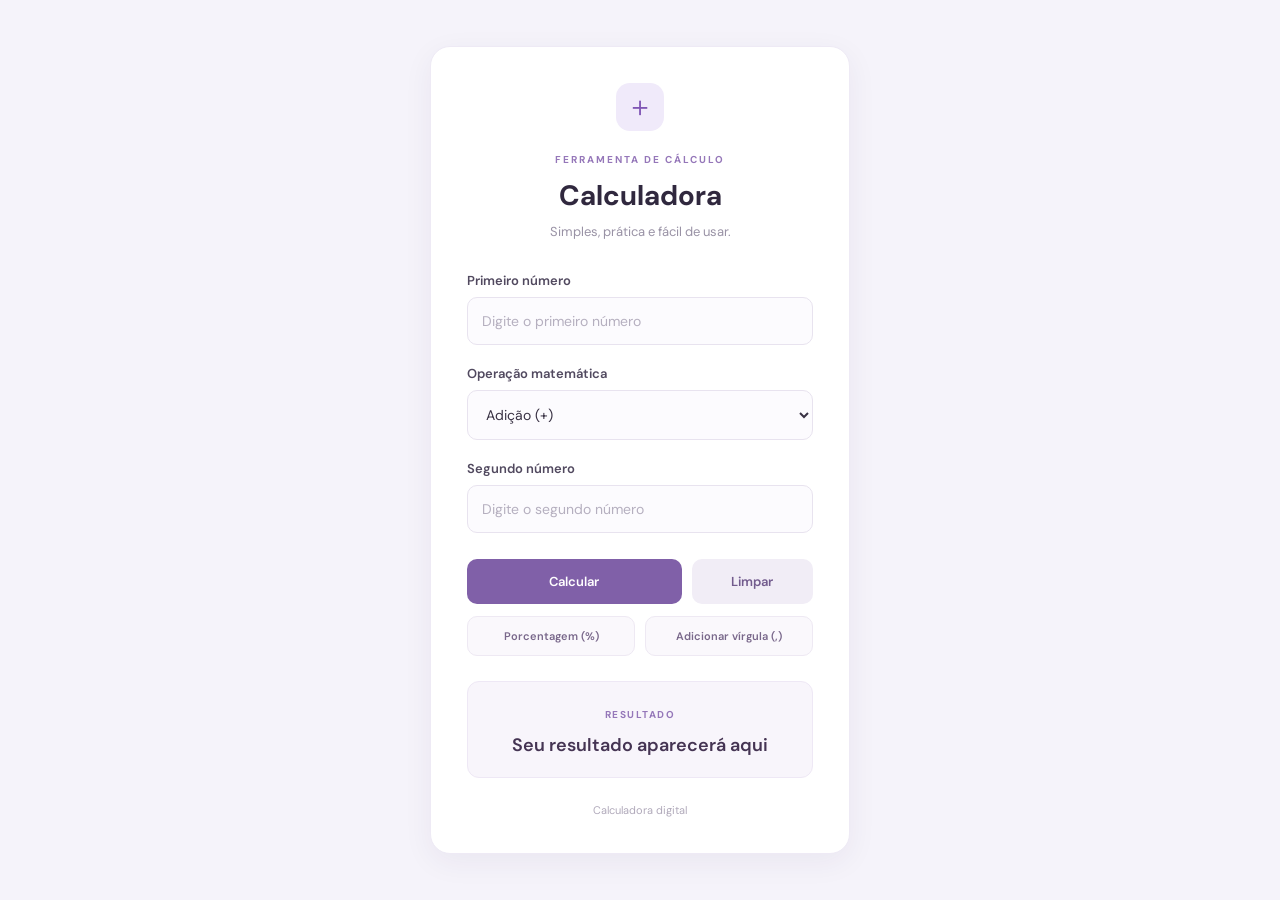
<file: index.html>
<!DOCTYPE html>
<html lang="pt-BR">
<head>
    <meta charset="UTF-8">
    <meta name="viewport" content="width=device-width, initial-scale=1.0">

    <title>Calculadora</title>

    <link rel="stylesheet" href="style.css">

    <link rel="preconnect" href="https://fonts.googleapis.com">
    <link rel="preconnect" href="https://fonts.gstatic.com" crossorigin>
    <link href="https://fonts.googleapis.com/css2?family=DM+Sans:wght@400;500;600;700&display=swap" rel="stylesheet">
</head>

<body>

    <main class="container">

        <section class="calculadora">

            <header class="cabecalho">
                <div class="icone">＋</div>
                <span class="subtitulo">FERRAMENTA DE CÁLCULO</span>
                <h1>Calculadora</h1>
                <p>Simples, prática e fácil de usar.</p>
            </header>

            <div class="campo">
                <label for="numero1">Primeiro número</label>
                <input type="number" id="numero1" placeholder="Digite o primeiro número">
            </div>

            <div class="campo">
                <label for="operacao">Operação matemática</label>
                <select id="operacao">
                    <option value="soma">Adição (+)</option>
                    <option value="subtracao">Subtração (−)</option>
                    <option value="multiplicacao">Multiplicação (×)</option>
                    <option value="divisao">Divisão (÷)</option>
                </select>
            </div>

            <div class="campo">
                <label for="numero2">Segundo número</label>
                <input type="number" id="numero2" placeholder="Digite o segundo número">
            </div>

            <div class="botoes">
                <button class="calcular" onclick="calcular()">
                    Calcular
                </button>

                <button class="limpar" onclick="limpar()">
                    Limpar
                </button>
            </div>

            <div class="extras">
                <button onclick="porcentagem()">Porcentagem (%)</button>
                <button onclick="adicionarVirgula()">Adicionar vírgula (,)</button>
            </div>

            <div class="resultado-container">
                <span>RESULTADO</span>
                <p id="resultado">Seu resultado aparecerá aqui</p>
            </div>

            <footer>
                Calculadora digital
            </footer>

        </section>

    </main>

    <script src="script.js"></script>

</body>
</html>
</file>
<file: style.css>
* {
    margin: 0;
    padding: 0;
    box-sizing: border-box;
}

body {
    font-family: 'DM Sans', sans-serif;
    background: #f5f3fa;
    min-height: 100vh;
    display: flex;
    justify-content: center;
    align-items: center;
    padding: 24px;
    color: #29243a;
}

.container {
    width: 100%;
    max-width: 420px;
}

.calculadora {
    background: #ffffff;
    padding: 36px;
    border-radius: 20px;
    border: 1px solid #eeeaf5;
    box-shadow: 0 8px 30px rgba(48, 35, 78, 0.06);
}

.cabecalho {
    text-align: center;
    margin-bottom: 32px;
}

.icone {
    width: 48px;
    height: 48px;
    margin: 0 auto 16px;
    display: flex;
    align-items: center;
    justify-content: center;
    border-radius: 14px;
    background: #f0eafa;
    color: #8056b5;
    font-size: 28px;
}

.subtitulo {
    font-size: 10px;
    font-weight: 700;
    letter-spacing: 2px;
    color: #9577b9;
}

h1 {
    font-size: 28px;
    font-weight: 700;
    margin: 9px 0;
    color: #30283e;
}

.cabecalho p {
    font-size: 13px;
    color: #9992a5;
}

.campo {
    margin-bottom: 20px;
}

label {
    display: block;
    font-size: 13px;
    font-weight: 600;
    color: #51495f;
    margin-bottom: 8px;
}

input,
select {
    width: 100%;
    padding: 14px;
    border: 1px solid #e8e3ef;
    border-radius: 10px;
    background: #fcfbfe;
    color: #393244;
    font-family: inherit;
    font-size: 14px;
    outline: none;
    transition: 0.2s;
}

input::placeholder {
    color: #b5afbf;
}

input:focus,
select:focus {
    border-color: #a98bc9;
    background: #ffffff;
}

select {
    cursor: pointer;
}

.botoes {
    display: flex;
    gap: 10px;
    margin-top: 26px;
}

button {
    font-family: inherit;
    font-size: 13px;
    font-weight: 600;
    border: none;
    border-radius: 10px;
    padding: 14px;
    cursor: pointer;
    transition: 0.2s;
}

.calcular {
    flex: 2;
    background: #8060a8;
    color: #ffffff;
}

.calcular:hover {
    background: #6e4d98;
}

.limpar {
    flex: 1;
    background: #f1edf6;
    color: #725b8d;
}

.limpar:hover {
    background: #e9e2f1;
}

.extras {
    display: flex;
    gap: 10px;
    margin-top: 12px;
}

.extras button {
    flex: 1;
    background: #faf8fc;
    border: 1px solid #eee9f3;
    color: #79688b;
    font-size: 11px;
    padding: 12px 6px;
}

.extras button:hover {
    background: #f1ebf7;
}

.resultado-container {
    margin-top: 25px;
    padding: 20px;
    text-align: center;
    background: #f8f5fb;
    border: 1px solid #eee8f5;
    border-radius: 12px;
}

.resultado-container span {
    font-size: 10px;
    font-weight: 700;
    letter-spacing: 1.5px;
    color: #9577b9;
}

#resultado {
    margin-top: 10px;
    font-size: 18px;
    font-weight: 600;
    color: #453453;
    overflow-wrap: anywhere;
}

footer {
    text-align: center;
    margin-top: 25px;
    font-size: 11px;
    color: #b0a9ba;
}

@media (max-width: 480px) {
    .calculadora {
        padding: 26px 20px;
    }

    h1 {
        font-size: 25px;
    }

    .extras {
        flex-direction: column;
    }
}
</file>
